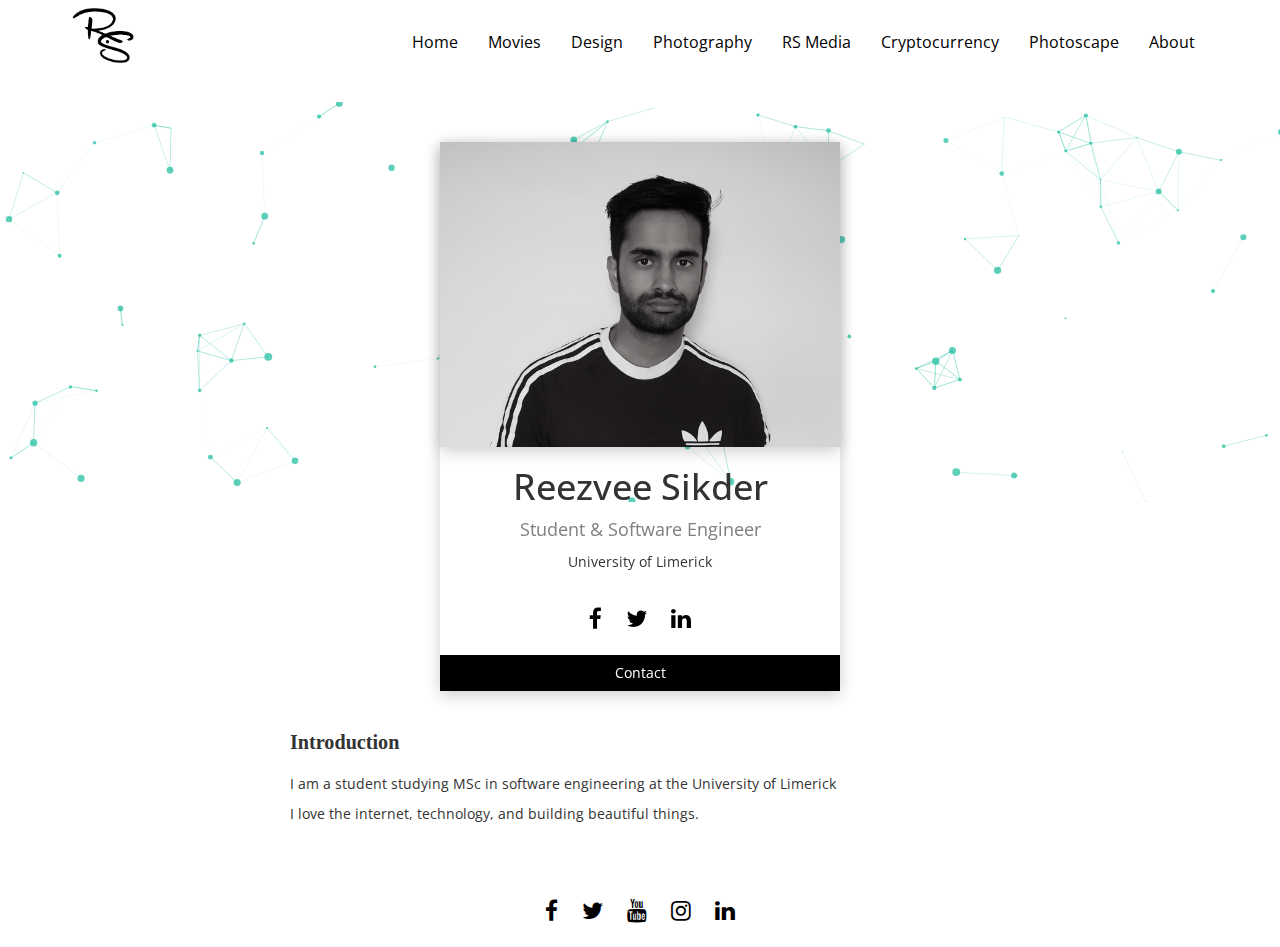
<file: index.html>
<!DOCTYPE html>
<html lang="en">
<head>

  <title>Rezvee Sikder</title>
  <meta charset="utf-8">
  <meta name="viewport" content="width=device-width, initial-scale=1">
  <link href="https://fonts.googleapis.com/css?family=Montserrat" rel="stylesheet">
  <link href="https://fonts.googleapis.com/css?family=Open+Sans" rel="stylesheet">
  <link href="https://maxcdn.bootstrapcdn.com/font-awesome/4.4.0/css/font-awesome.min.css" rel="stylesheet"/>
  <link href="css/stylesheet.css" rel="stylesheet">
  <link href="css/bootstrap.css" rel="stylesheet">
  <link href="css/animate.css" rel="stylesheet">
  <link rel="icon" href="img/logo_06_16ico.png">
  <script src="https://ajax.googleapis.com/ajax/libs/jquery/3.2.1/jquery.min.js"></script>
  
  <script src="https://maxcdn.bootstrapcdn.com/bootstrap/3.3.7/js/bootstrap.min.js"></script>
  
</head>

<body>


  <!-- Navbar -->
  <nav class="navbar navbar-default ">
    <div class="container">
      <div class="navbar-header">
          <button type="button" class="navbar-toggle collapsed" data-toggle="collapse" data-target="#myNavbar">
            <span class="icon-bar top-bar"></span>
            <span class="icon-bar middle-bar"></span>
            <span class="icon-bar bottom-bar"></span>                        
          </button>
        <a class="navbar-brand" href="#">
          <img class="image-logo img-responsive" src="img/logo_06_16ico.png"></a>
      </div>
    <div class="collapse navbar-collapse" id="myNavbar">
          <ul class="nav navbar-nav navbar-right">
            <li><a href="#https://rezvee6.github.io/">Home</a></li>
            <li><a href="https://rezvee6.github.io/movies">Movies</a></li>
            <li><a href="https://rezvee6.github.io/design">Design</a></li>
            <li><a href="https://rezvee6.github.io/photography">Photography</a></li>
            <li><a href="https://rezvee6.github.io/RSMedia">RS Media</a></li>
            <li><a href="https://rezvee6.github.io/cryptocurrency">Cryptocurrency</a></li>
            <li><a href="https://rezvee6.github.io/photoscape">Photoscape</a></li>
            <li><a href="https://rezvee6.github.io/about">About</a></li>
          </ul>
        </div>
      </div>
    </nav>
  


    <div class="particle">
      <div id="particles-js">
        <script src="js/index.js"></script>
        <div class="div1"></div>
      </div>
     </div>


     	<div class="profile" style="margin-top:-40vh">
  			<img class="profile " src="/img/me.jpg" alt="Reezvee">
  			<h1>Reezvee Sikder</h1>
    		<p class="profileTitle">Student & Software Engineer</p>
    		<p>University of Limerick</p>
    		<div class="footer favicon" style="margin-top: 0%">
	    		<a href="https://www.facebook.com/" style="border-left-width: 0px;"><i class="fa fa-facebook"></i></a>
			  	<a href="https://twitter.com/"><i class="fa fa-twitter"></i></a> 
			  	<a href="https://www.linkedin.com/in/reezvee-sikder2019"><i class="fa fa-linkedin"></i></a>  	 
			</div>
		 	<p>
        <a target="_parent" href="mailto:rezvee6@gmail.com">
        <button style="color:white" >Contact</button>
      </a>
      </p>
		</div>

    <div class="aboutMe">
       
      <section class="questions-section">
          
        <h1>Introduction</h1>
        <p>I am a student studying MSc in software engineering at the University of Limerick</p>
        <p>I love the internet, technology, and building beautiful things.</p>
      </section>
      <!-- <section class="questions-section">
        <h1>Where I'm From</h1>
        <p>I'm originally from Bangladesh, but I've lived in Ireland most of my life.</p>
      </section>
      <section class="questions-section">
        <h1 style="text-decoration: underline;">More About Me</h1>
        <h2>What are your favorite hobbies?</h2>
        <p>My favorite hobbies include soccer, fishing, learning and building new things with code.</p>
        <h2>What's your dream job?</h2>
        <p>I would love to be building software that makes a difference in peoples lives... self driving cars are cool right?</p>
        <h2>Where do you live?</h2>
        <p>I live in Ennis, Clare. the best town in Ireland!</p>
        <h2>Why do you want to be a software engineer?</h2>
        <p>Because programming is awesome and programming for the internet is even more awesome.</p>
      </section> -->
     
    </div>
		
    

    <!-- Footer -->
    <footer class="footer navbar-bottom">
        <script type="text/javascript" src="https://ajax.googleapis.com/ajax/libs/jquery/1.8.0/jquery.min.js"></script><script type="text/javascript" src="https://blockchain.info/Resources/js/pay-now-button.js"></script>
      <div class="container text-center">
        <div class="favicon" >
          <a href="https://www.facebook.com/" style="border-left-width: 0px;"><i class="fa fa-facebook"></i></a>
          <a href="https://twitter.com/"><i class="fa fa-twitter"></i></a>
          <a href="https://www.youtube.com/"><i class="fa fa-youtube"></i></a>
          <a href="https://www.instagram.com/"><i class="fa fa-instagram"></i></a>
          <a href="https://www.linkedin.com/"><i class="fa fa-linkedin"></i></a>
        </div>
      </div>
    </footer>


  </body>
  </html>
</file>
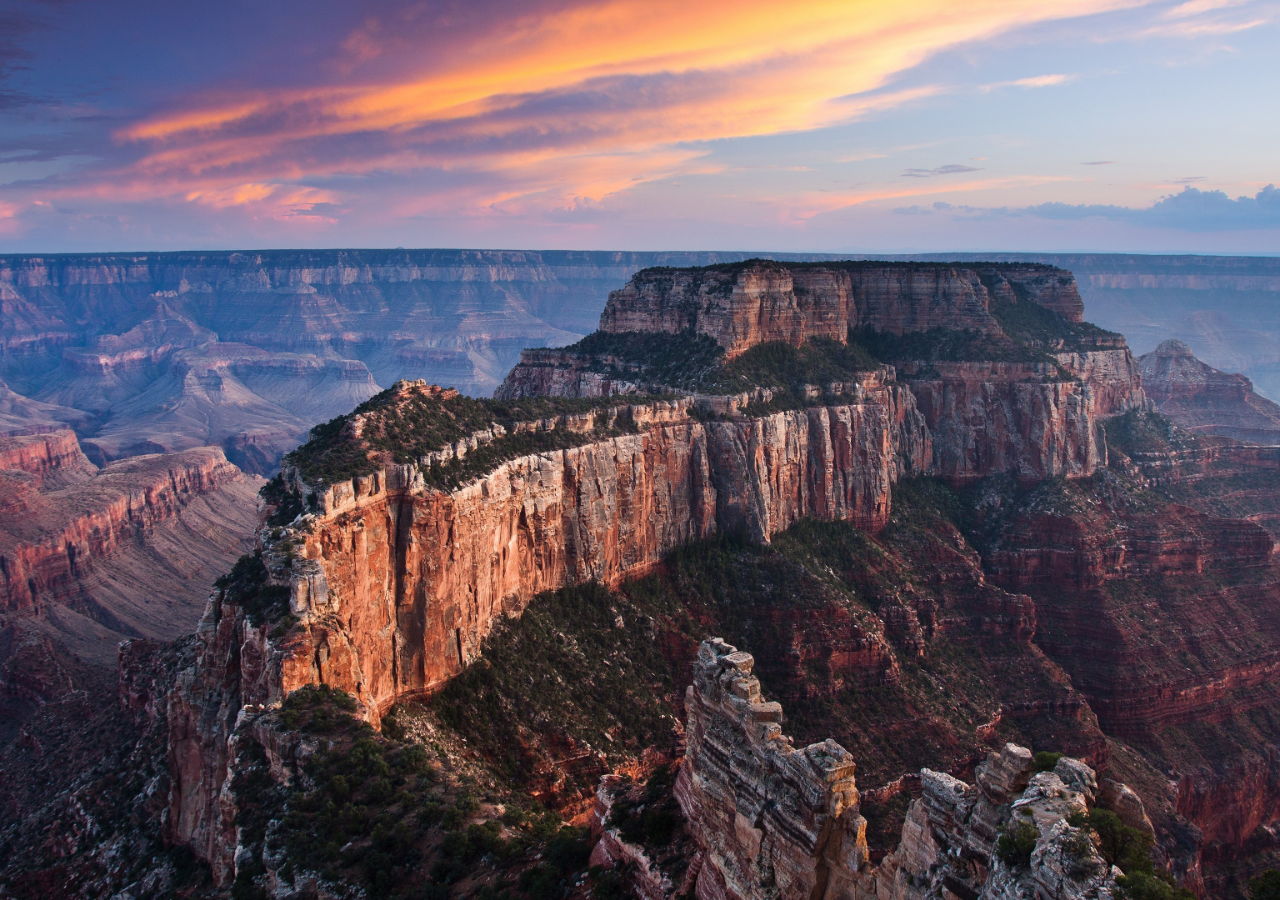
<file: Photoscape.html>
<!DOCTYPE html>
<html>
<head>
<style>
body, html {
    height: 100%;
    margin: 0;
}

.bg {
    /* The image used */
    background-image: url("img/wallhaven-158424.jpg");

    /* Full height */
    height: 100%; 

    /* Center and scale the image nicely */
    background-position: center;
    background-repeat: no-repeat;
    background-size: cover;
}
</style>
</head>
<body>

<div class="bg"></div>

</body>
</html>
</file>
<file: css/stylesheet.css>
body {
    
      font-size: : 20px; 
      font-family: 'Open sans', 'sans-serif';
      line-height: 1.8;
      color: #fff;
  }
 
  
  p {
    font-size: 14px;

  }

  h2 {
    font-size: 20px !important; 
  }
  a {
    font-family: 'Open sans', 'sans-serif';
  }

  .margin {margin-bottom: 45px;}
  .bg-1 { 
      background-color: #1abc9c; /* Green */
      color: #ffffff;
  }
  .bg-2 { 
      background-color: #474e5d; /* Dark Blue */
      color: #ffffff;
  }
  .bg-3 { 
      background-color: #ffffff; /* White */
      color: #555555;
  }
  .bg-4 { 
      background-color: #2f2f2f; /* Black Gray */
      color: #fff;
  }
  .container-fluid {
      padding-top: 70px;
      padding-bottom: 70px;
  }
  .navbar {
      padding-top: 17px;
      border: 0;
      border-radius: 0;
      margin-bottom: 0;
      font-size: 16px;

      
       
  }
  .navbar-nav  li a:hover {
      color: #1abc9c !important;
       transition: all 0.5s ;
  }

  .image-logo{
    width: 70px ;
    margin-top: -20px;
  }

  .navbar-defauklt{
    border-color: rgba(255,255,255,0);
  }

  .footer {
  background: rgba(255, 255, 255, 0.0);
  padding: 20px 10px;
 
  width: 100%;
  text-align: center;
 margin-top: 50px
}
.footer a {
  color: #000;
  font-size: 23px;
  padding: 10px;
  border-right: 1px solid #70726F;
  transition: all 0.5s ;
  border-right: none;
  border-left-width: : 0px;


}
.footer a:first-child {
  border-left: 1px solid #70726F;
}
.footer a:hover {
  color:#1abc9c; /* Green */
  transform: scale(1.5);
}


  .wrap:hover .favicon {
    transform: scale(2);
  }


.profile{
  
    position: relative;
    box-shadow: 0 4px 15px 0 rgba(0, 0, 0, 0.2);
    max-width: 100%;
    margin: auto;
    text-align: center;
}

@media (min-width: 768px){
  .profile{
    max-width: 400px;
  }
}

.aboutMe{
  margin-top: 100px
    color: #222222;
    font-family: "Open Sans", "Helvetica Neue", sans-serif;
    font-size: 1.2em;
    
    max-width: 700px;
    margin: auto;
    
}
/*
/////////////////////////////////ABOUT ME //////////////////////////////////////////////////

*/





.questions-section > h2 {
    font-family: "Gentium Book Basic", Georgia, serif;
    font-size: 1.2em;
    font-weight: bold;
    /* Layout */
    margin: 2em 0 1em 0;
}

section > h1 {
   font-family: "Gentium Book Basic", Georgia, serif;
    font-size: 1.2em;
    font-weight: bold;
    /* Layout */
    margin: 2em 0 1em 0;
}




/*
///////////////////////////////END ABOUT ME////////////////////////////////////////////////////////
*/





.imgCircle{
  border-radius: 50%;
}

.profileTitle{
    color: grey;
    font-size: 18px;
}
button {
    border: none;
    outline: 0;
    display: inline-block;
    padding: 8px;
    color: white;
    background-color: #000;
    text-align: center;
    cursor: pointer;
    width: 100%;
    font-size: 18px;
}




//* =============================================================================
   PARTICLE ANIMATION
   ========================================================================== */

@import url(https://fonts.googleapis.com/css?family=Teko:300,400,500,600);

html,body,div,span,object,iframe,h1,h2,h3,h4,h5,h6,p,blockquote,pre,abbr,address,cite,code,del,dfn,em,img,ins,kbd,q,samp,small,strong,sub,sup,var,b,i,dl,dt,dd,ol,ul,li,fieldset,form,label,legend,table,caption,tbody,tfoot,thead,tr,th,td,article,aside,canvas,details,figcaption,figure,footer,header,hgroup,menu,nav,section,summary,time,mark,audio,video{margin:0;padding:0;border:0;outline:0;font-size:100%;vertical-align:baseline;background:transparent}
body{line-height:1}
article,aside,details,figcaption,figure,footer,header,hgroup,menu,nav,section{display:block}
nav ul{list-style:none}
blockquote,q{quotes:none}
blockquote:before,blockquote:after,q:before,q:after{content:none}
a{margin:0;padding:0;font-size:100%;vertical-align:baseline;background:transparent;text-decoration:none}
mark{background-color:#ff9;color:#000;font-style:italic;font-weight:bold}
del{text-decoration:line-through}
abbr[title],dfn[title]{border-bottom:1px dotted;cursor:help}
table{border-collapse:collapse;border-spacing:0}
hr{display:block;height:1px;border:0;border-top:1px solid #ccc;margin:1em 0;padding:0}
input,select{vertical-align:middle}
li{list-style:none}


html,body{ 
  width:100%;
 
  background:#fff;
}

s
/* remove canvas default margin */
canvas{
  display:block;
  vertical-align:bottom;
}

#particles-js{
  width:100%;
  height:400px;
}

/* =============================================================================
   My CSS
   ========================================================================== */



/* =============================================================================
   My CSS
   ========================================================================== */
.particle{

  position: relative;  
}

.div1 {

  /*background: linear-gradient(141deg, #0fb8ad 0%, #1fc8db 51%, #2cb5e8 75%);
  */
  font-size: 4.5rem;



  text-align: center;
  margin-top: -300px;

  animation-duration: 1.5s;
  animation-name: fadeAndScale;
  animation-timing-function: cubic-bezier(.71,.55,.62,1);
}

@keyframes fadeAndScale {
  from {
    opacity: 0;
    transform: scale(.9, .9);
  }
  to {
    opacity: 1;
    transform: scale(1, 1);
  }
}

.div2 {

 margin-top: 100px;
animation-duration: 1.5s;
  animation-name: fadeAndScale;
  animation-timing-function: cubic-bezier(.71,.55,.62,1);
}

.div3 {

 margin-top: 50px;
animation-duration: 1.5s;
  animation-name: fadeAndScale;
  animation-timing-function: cubic-bezier(.71,.55,.62,1);

}

/* Cryptocurrency articles */

/* Mobile article  */



.article-thumbnail img{
  position: absolute;
  margin-top: 19%;
  margin-left: -33%;
}


.card-article {
  background-color: white;
  position: relative;
  box-shadow: 0 4px 15px 0 rgba(0, 0, 0, 0.1);
  border-radius: 5px;
  max-width: 30%;
  margin: auto;
  text-align: center;
  transition: transform .2s; /* Animation */
  margin-bottom: 2%;
}

.card-article:hover {
  transform: scale(1.03); 
  transition: transform .2s;
  box-shadow: 0 4px 15px 0 rgba(0, 0, 0, 0.3);
  }

.card-article-text{
  padding: 2% 5% 5% 5%;
  margin-left: 50%;
}



@media (max-width: 768px){
  .card-article{
    max-width: 95%;
    padding-top: 10px;
  }
  .article-thumbnail img{
    max-width: 50px;
    margin-top: auto;
    margin-left: -6%;
  }
  .card-article-text{
    padding: 2% 5% 5% 5%;
    margin: 0px;
    padding-top: 42px;
  }
  .card-article:hover {
    transform: scale(1.0); 
    transition: transform .2s;
    
    }
}


.fa { 
  font-family: 'FontAwesome' !important; 



    
    

 


.btn{ border-radius: 50%; width:32px; height:32px; line-height:18px;  }




/*Photo gallery */



/*              */

@media(max-width: 767px) {
  .navbar-brand {
    position: absolute;
    width: 30%;
    left: 0;
    top: 0;
    text-align: left;
    margin: auto;
  }
 
}

@media(min-width: 768px) {
  .navbar-brand {
    position: absolute;
    width: 30%;
    left: 0;
    top: 0;
    text-align: center;
    margin: auto;
    color: orange;
    
  }
  .nav.navbar-nav {
    margin-left: 30%;
  }
  
}
</file>
